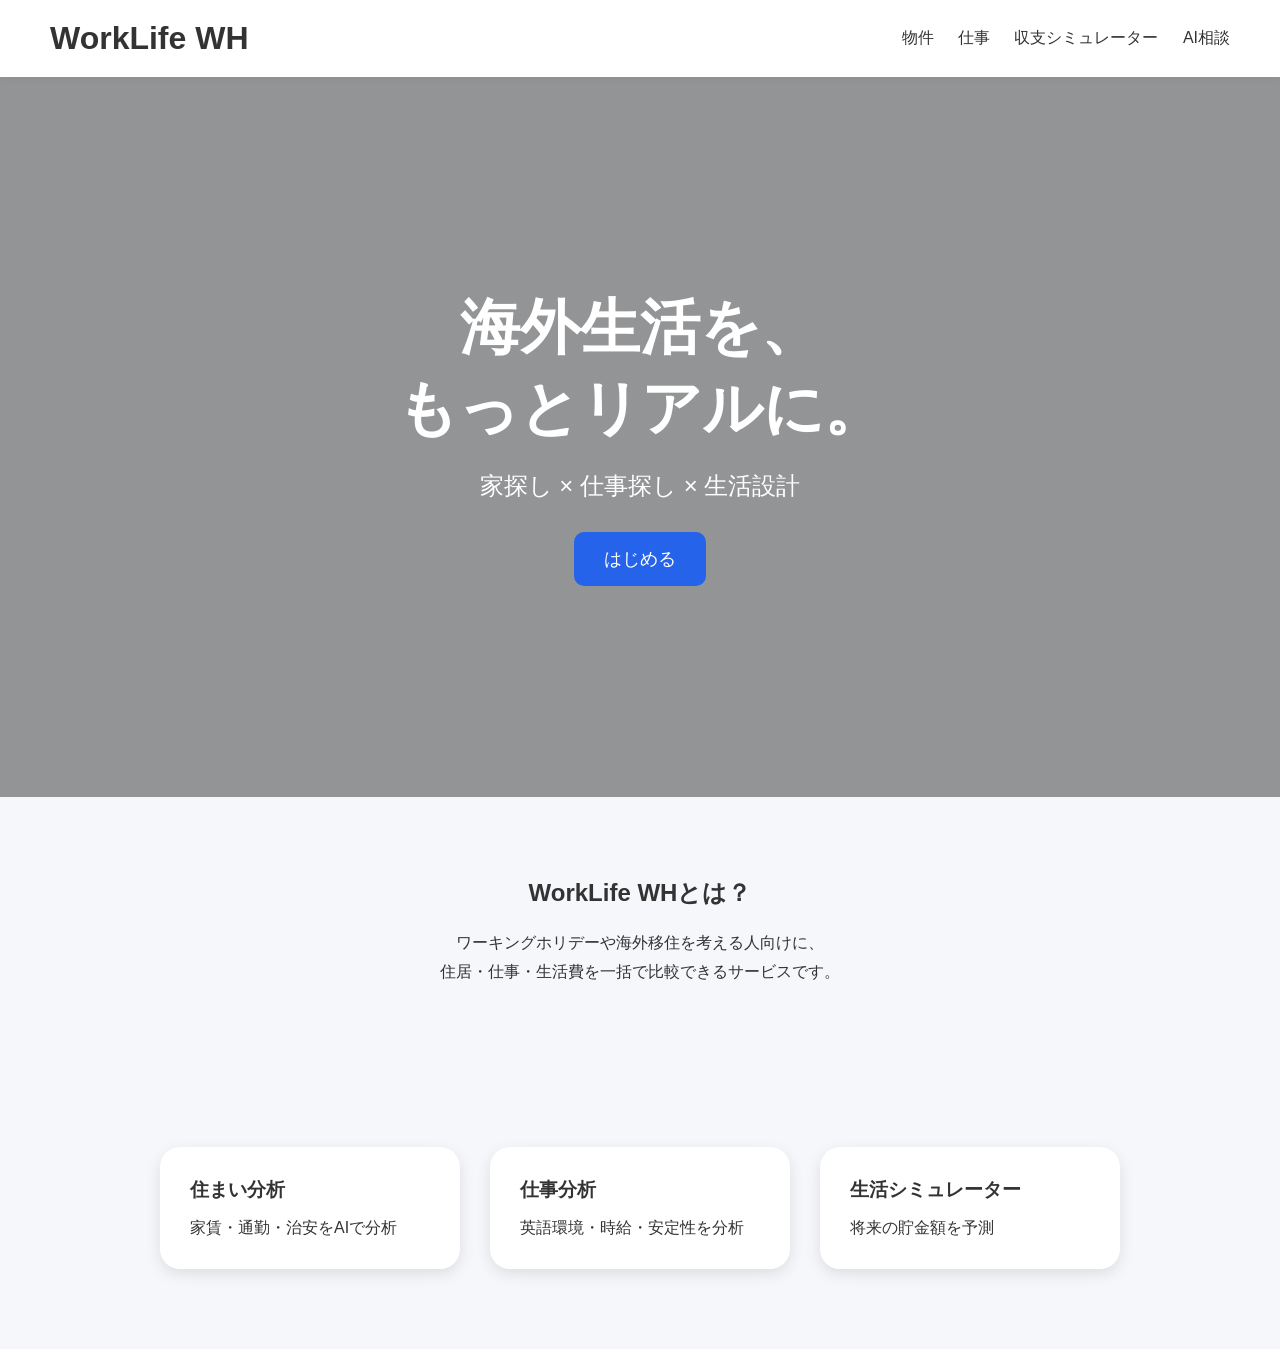
<file: index.html>
<!DOCTYPE html>
<html lang="ja">
  <head>
    <meta charset="UTF-8" />
    <meta name="viewport" content="width=device-width, initial-scale=1.0" />
    <title>WorkLife WH</title>

    <link rel="stylesheet" href="style.css" />
  </head>

  <body>
    <header class="header">
      <h1>WorkLife WH</h1>

      <nav>
        <a href="properties.html">物件</a>
        <a href="jobs.html">仕事</a>
        <a href="simulator.html">収支シミュレーター</a>
        <a href="advisor.html">AI相談</a>
      </nav>
    </header>

    <section class="hero">
      <div class="hero-content">
        <h2>
          海外生活を、
          <br />
          もっとリアルに。
        </h2>

        <p>家探し × 仕事探し × 生活設計</p>

        <button id="startBtn">はじめる</button>
      </div>
    </section>
    <section class="about">
      <h2>WorkLife WHとは？</h2>

      <p>
        ワーキングホリデーや海外移住を考える人向けに、<br />
        住居・仕事・生活費を一括で比較できるサービスです。
      </p>
    </section>
    <section class="features">
      <div class="card">
        <h3>住まい分析</h3>
        <p>家賃・通勤・治安をAIで分析</p>
      </div>

      <div class="card">
        <h3>仕事分析</h3>
        <p>英語環境・時給・安定性を分析</p>
      </div>

      <div class="card">
        <h3>生活シミュレーター</h3>
        <p>将来の貯金額を予測</p>
      </div>
    </section>

    <script src="app.js"></script>
  </body>
</html>
</file>
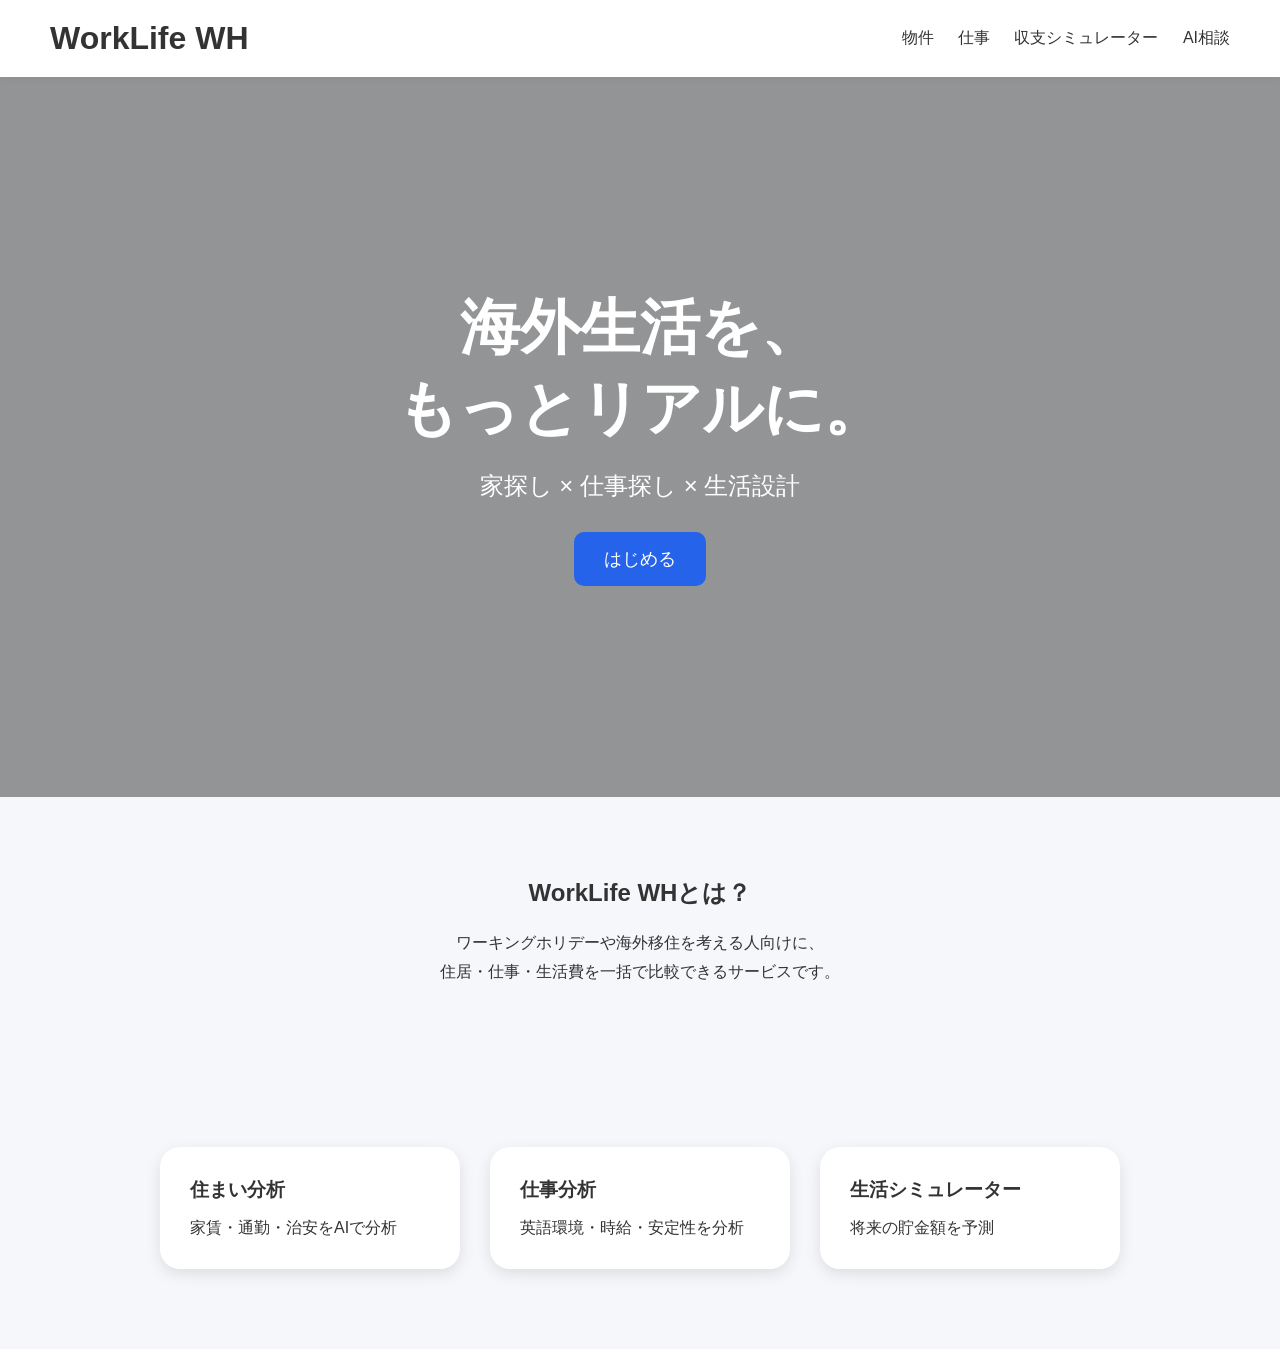
<file: worklife-wh/index.html>
<!DOCTYPE html>
<html lang="ja">
  <head>
    <meta charset="UTF-8" />
    <meta name="viewport" content="width=device-width, initial-scale=1.0" />
    <title>WorkLife WH</title>

    <link rel="stylesheet" href=css/style.css />
  </head>

  <body>
    <header class="header">
      <h1>WorkLife WH</h1>

      <nav>
        <a href="properties.html">物件</a>
        <a href="jobs.html">仕事</a>
        <a href="simulator.html">収支シミュレーター</a>
        <a href="advisor.html">AI相談</a>
      </nav>
    </header>

    <section class="hero">
      <div class="hero-content">
        <h2>
          海外生活を、
          <br />
          もっとリアルに。
        </h2>

        <p>家探し × 仕事探し × 生活設計</p>

        <button id="startBtn">はじめる</button>
      </div>
    </section>
    <section class="about">
      <h2>WorkLife WHとは？</h2>

      <p>
        ワーキングホリデーや海外移住を考える人向けに、<br />
        住居・仕事・生活費を一括で比較できるサービスです。
      </p>
    </section>
    <section class="features">
      <div class="card">
        <h3>住まい分析</h3>
        <p>家賃・通勤・治安をAIで分析</p>
      </div>

      <div class="card">
        <h3>仕事分析</h3>
        <p>英語環境・時給・安定性を分析</p>
      </div>

      <div class="card">
        <h3>生活シミュレーター</h3>
        <p>将来の貯金額を予測</p>
      </div>
    </section>

    <script src="js/app.js"></script>
  </body>
</html>
</file>
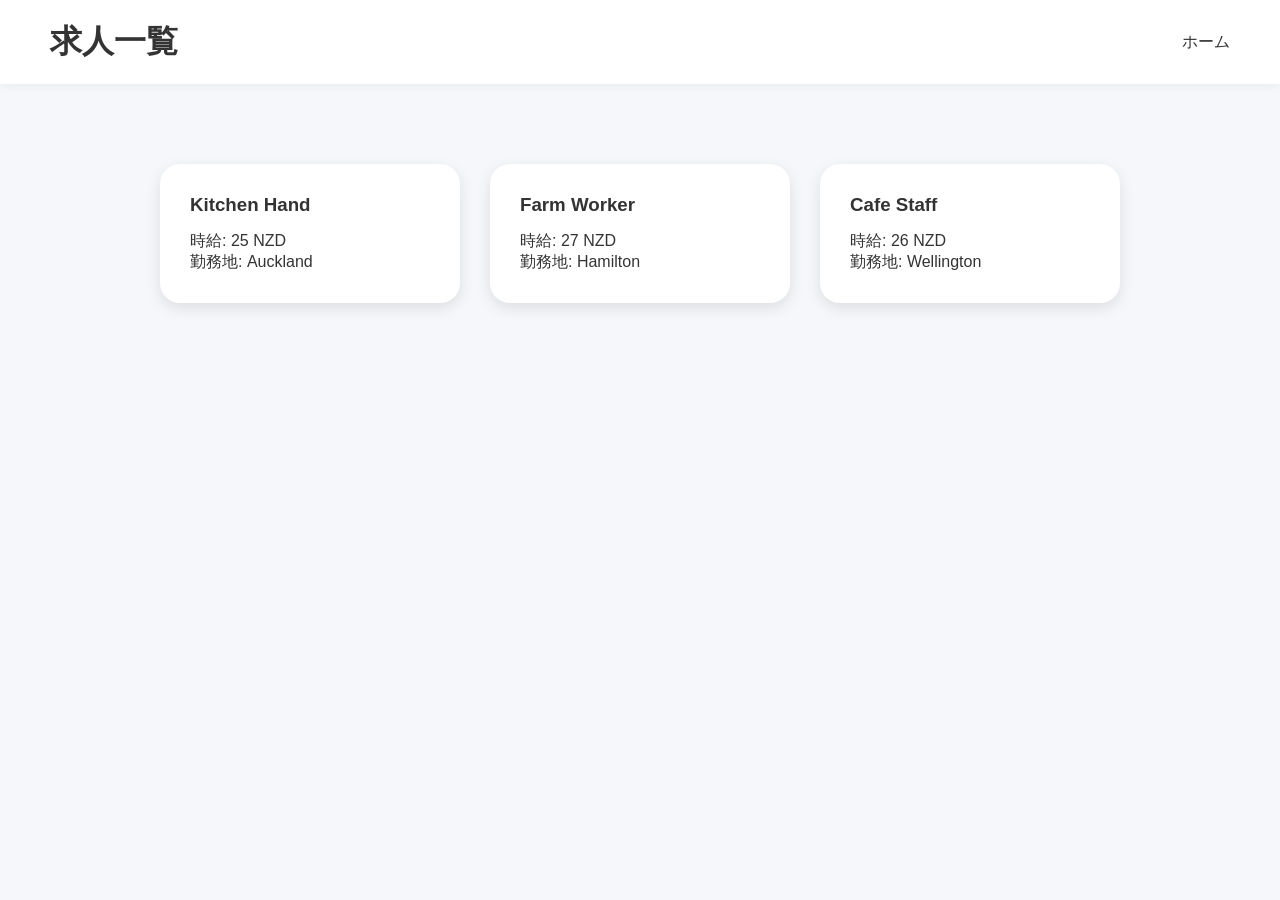
<file: jobs.html>
<!DOCTYPE html>
<html lang="ja">
  <head>
    <meta charset="UTF-8" />
    <meta name="viewport" content="width=device-width, initial-scale=1.0" />
    <title>求人一覧</title>
    <link rel="stylesheet" href="style.css" />
  </head>
  <body>
    <header class="header">
      <h1>求人一覧</h1>
      <nav>
        <a href="index.html">ホーム</a>
      </nav>
    </header>

    <section class="features">
      <div class="card">
        <h3>Kitchen Hand</h3>
        <p>時給: 25 NZD</p>
        <p>勤務地: Auckland</p>
      </div>

      <div class="card">
        <h3>Farm Worker</h3>
        <p>時給: 27 NZD</p>
        <p>勤務地: Hamilton</p>
      </div>

      <div class="card">
        <h3>Cafe Staff</h3>
        <p>時給: 26 NZD</p>
        <p>勤務地: Wellington</p>
      </div>
    </section>
  </body>
</html>
</file>
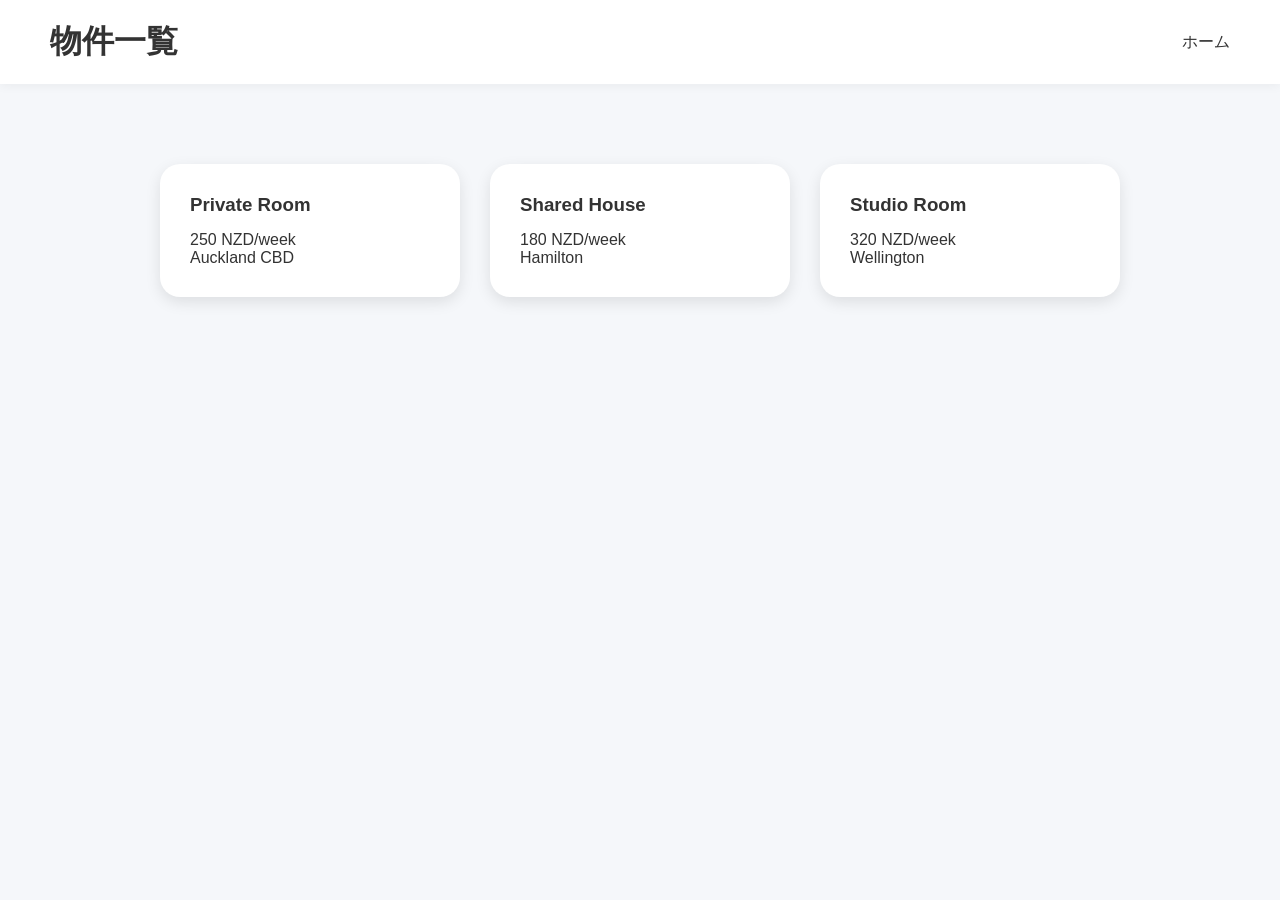
<file: properties.html>
<!DOCTYPE html>
<html lang="ja">
  <head>
    <meta charset="UTF-8" />
    <meta name="viewport" content="width=device-width, initial-scale=1.0" />
    <title>物件一覧</title>
    <link rel="stylesheet" href="style.css" />
  </head>
  <body>
    <header class="header">
      <h1>物件一覧</h1>
      <nav>
        <a href="index.html">ホーム</a>
      </nav>
    </header>

    <section class="features">
      <div class="card">
        <h3>Private Room</h3>
        <p>250 NZD/week</p>
        <p>Auckland CBD</p>
      </div>

      <div class="card">
        <h3>Shared House</h3>
        <p>180 NZD/week</p>
        <p>Hamilton</p>
      </div>

      <div class="card">
        <h3>Studio Room</h3>
        <p>320 NZD/week</p>
        <p>Wellington</p>
      </div>
    </section>
  </body>
</html>
</file>
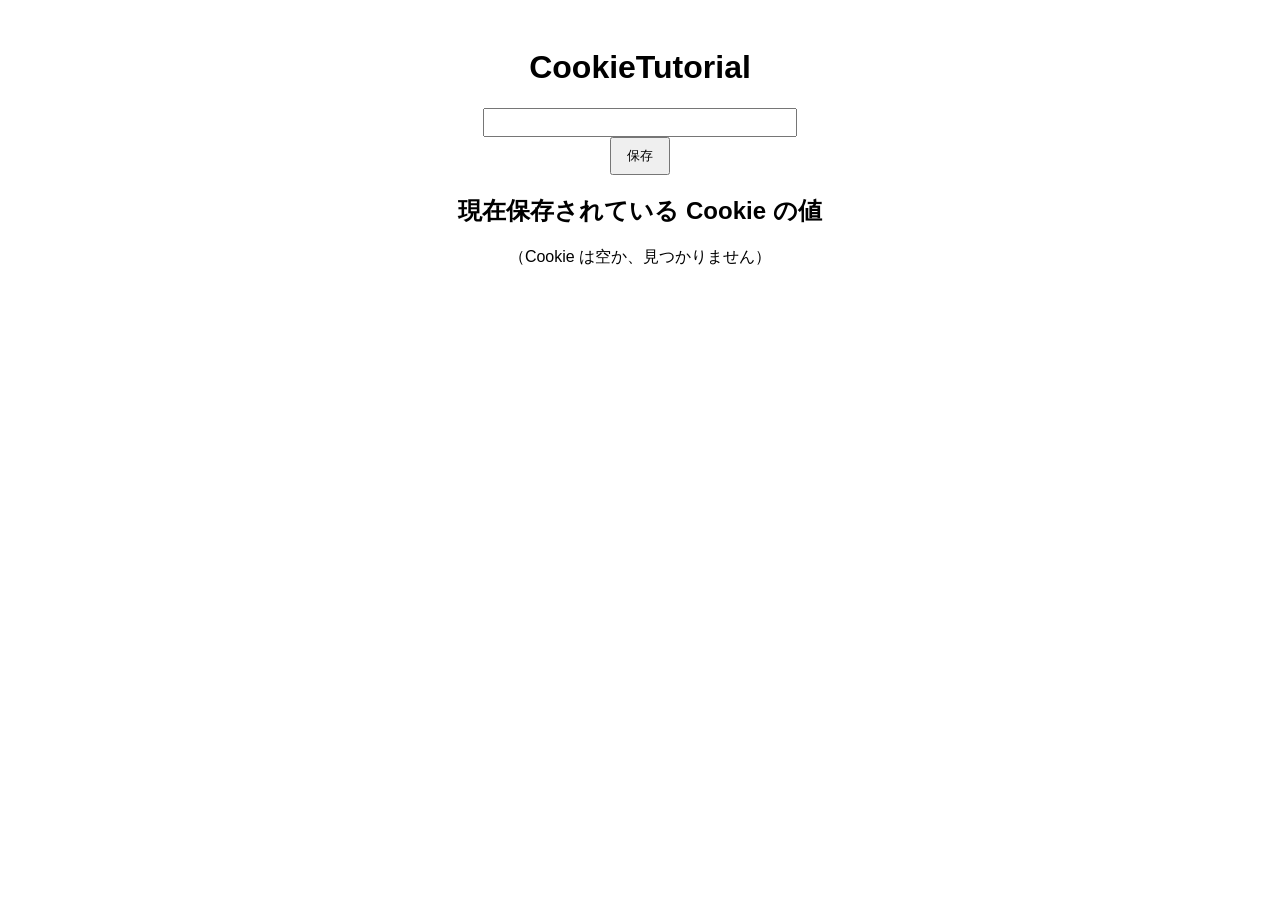
<file: sample.html>
<!DOCTYPE html>
<html lang="ja">
  <head>
    <meta charset="UTF-8" />
    <title>CookieTutorial</title>
    <style>
      body {
        font-family: sans-serif;
        padding: 20px;
        text-align: center;
      }
      input,
      button {
        margin-bottom: 10px;
        display: block;
      }
      input[type="text"] {
        width: 300px;
        padding: 5px;
        margin: 0 auto;
      }
      button {
        padding: 8px 15px;
        cursor: pointer;
        margin: 0 auto;
      }
    </style>
  </head>
  <body>
    <h1>CookieTutorial</h1>
    <form>
      <input type="text" id="cookieValue" required />
      <button id="saveButton" type="button">保存</button>
    </form>
    <h2>現在保存されている Cookie の値</h2>
    <div id="displayArea">（まだ何も保存されていません）</div>
    <script src="script.js"></script>
  </body>
</html>
</file>
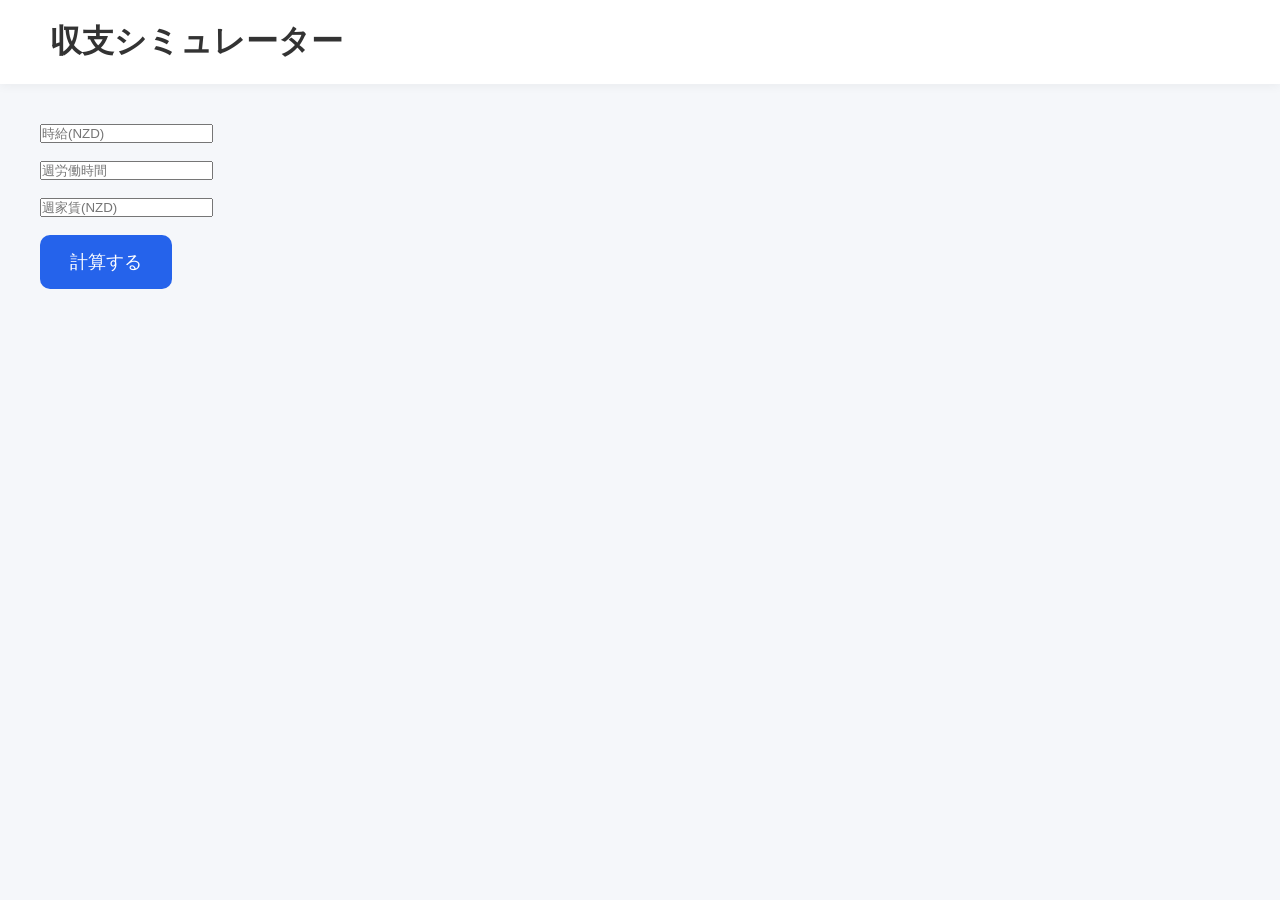
<file: simulator.html>
<!DOCTYPE html>
<html lang="ja">
  <head>
    <meta charset="UTF-8" />
    <meta name="viewport" content="width=device-width, initial-scale=1.0" />
    <title>収支シミュレーター</title>
    <link rel="stylesheet" href="style.css" />
  </head>
  <body>
    <header class="header">
      <h1>収支シミュレーター</h1>
    </header>

    <div style="padding: 40px">
      <input id="hourlyWage" type="number" placeholder="時給(NZD)" />
      <br /><br />

      <input id="hours" type="number" placeholder="週労働時間" />
      <br /><br />

      <input id="rent" type="number" placeholder="週家賃(NZD)" />
      <br /><br />

      <button onclick="calculate()">計算する</button>

      <h2 id="result"></h2>
    </div>

    <script src="app.js"></script>
  </body>
</html>
</file>
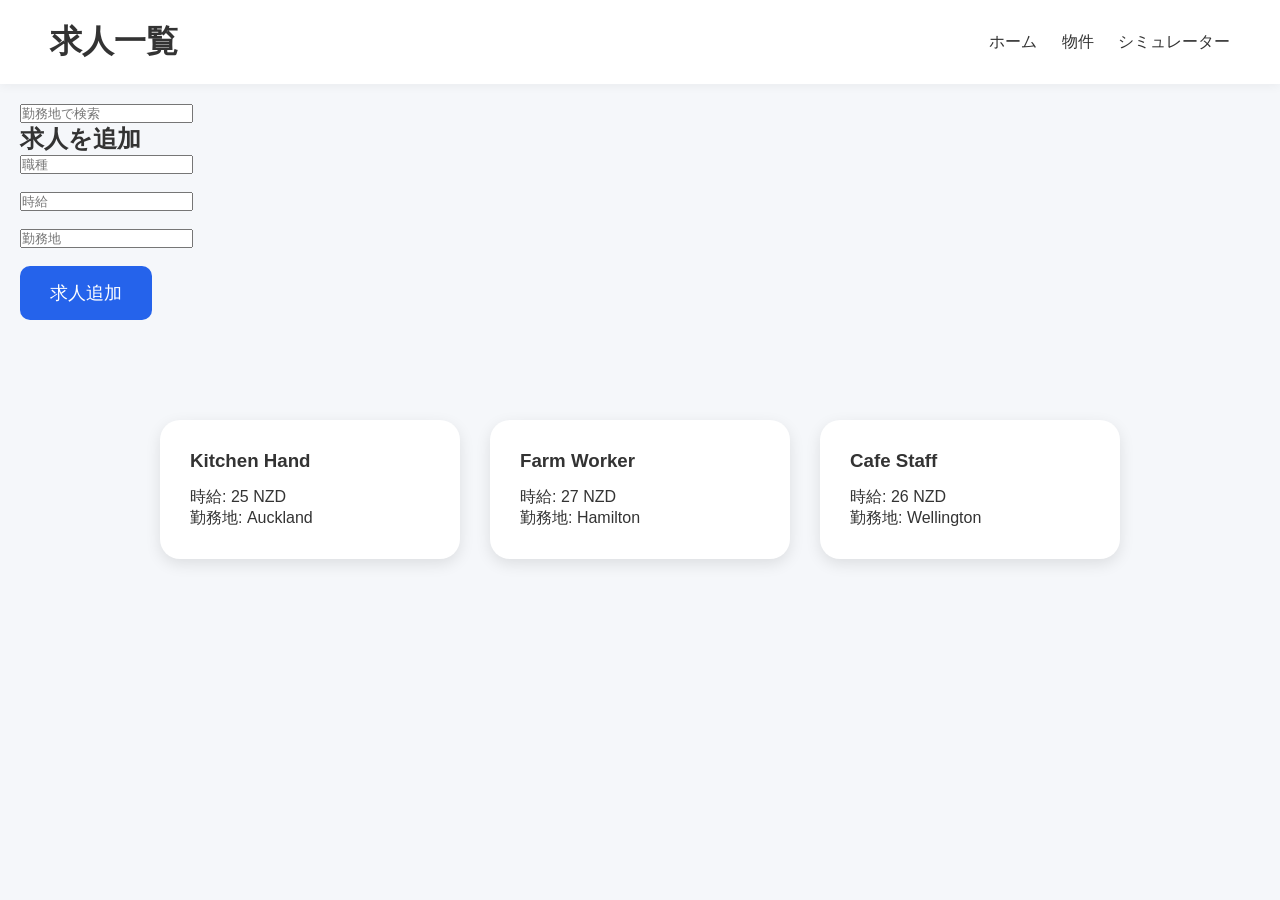
<file: worklife-wh/jobs.html>
<!DOCTYPE html>
<html lang="ja">
  <head>
    <meta charset="UTF-8" />
    <meta name="viewport" content="width=device-width, initial-scale=1.0" />
    <title>求人一覧</title>

    <link rel="stylesheet" href="css/style.css" />
  </head>

  <body>
    <header class="header">
      <h1>求人一覧</h1>

      <nav>
        <a href="index.html">ホーム</a>
        <a href="properties.html">物件</a>
        <a href="simulator.html">シミュレーター</a>
      </nav>
    </header>

    <div style="padding: 20px">
      <input type="text" id="searchInput" placeholder="勤務地で検索" />
      <h2>求人を追加</h2>

      <input type="text" id="jobTitle" placeholder="職種" />

      <br /><br />

      <input type="number" id="jobWage" placeholder="時給" />

      <br /><br />

      <input type="text" id="jobCity" placeholder="勤務地" />

      <br /><br />

      <button id="addJobBtn">求人追加</button>
    </div>

    <section id="job-list" class="features"></section>

    <script src="data/jobs-data.js"></script>
    <script src="js/jobs.js"></script>
  </body>
</html>
</file>
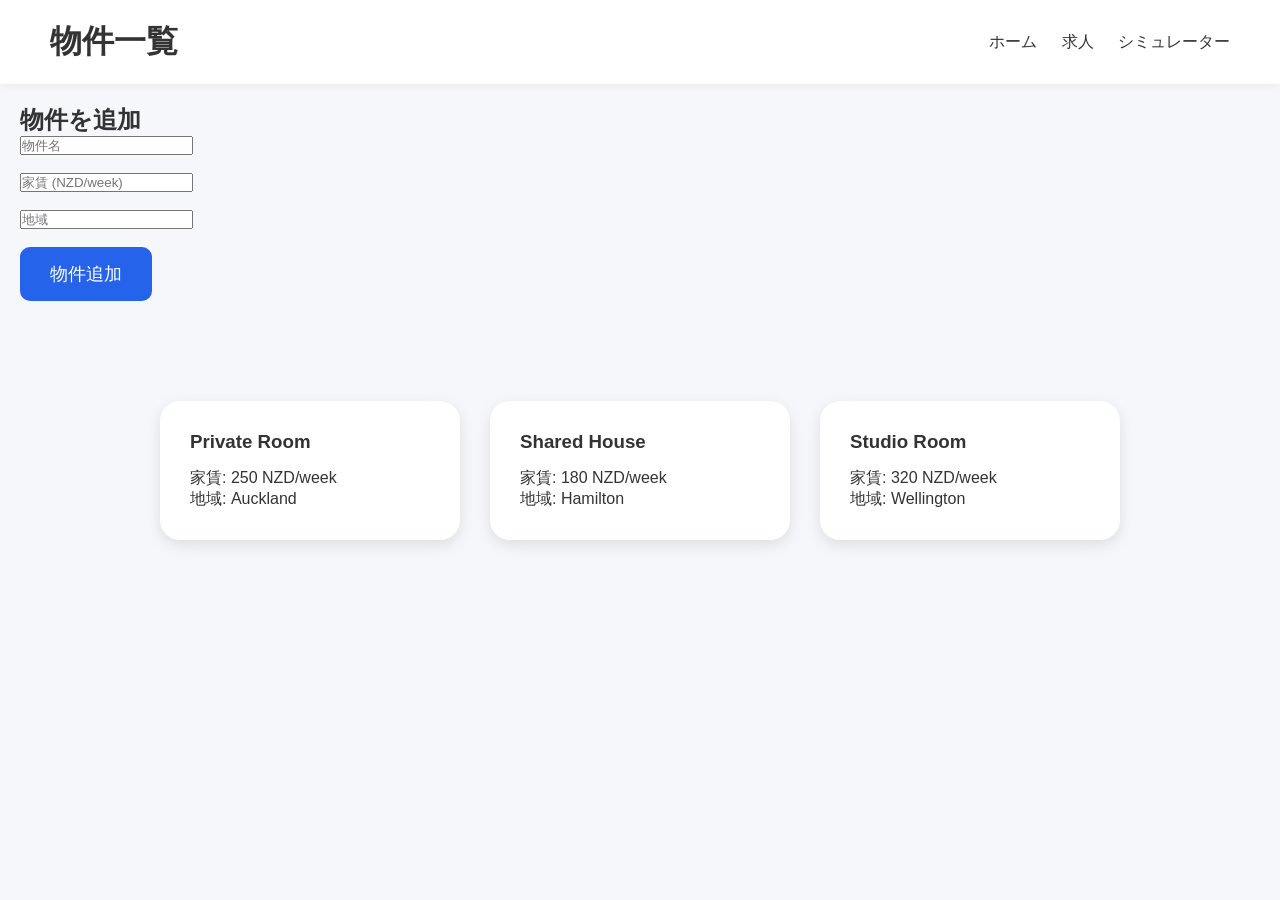
<file: worklife-wh/properties.html>
<!DOCTYPE html>
<html lang="ja">
  <head>
    <meta charset="UTF-8" />
    <meta name="viewport" content="width=device-width, initial-scale=1.0" />
    <title>物件一覧 | WorkLife WH</title>

    <link rel="stylesheet" href="css/style.css" />
  </head>

  <body>
    <header class="header">
      <h1>物件一覧</h1>

      <nav>
        <a href="index.html">ホーム</a>
        <a href="jobs.html">求人</a>
        <a href="simulator.html">シミュレーター</a>
      </nav>
    </header>

    <div style="padding: 20px">
      <h2>物件を追加</h2>

      <input type="text" id="propertyTitle" placeholder="物件名" />

      <br /><br />

      <input type="number" id="propertyRent" placeholder="家賃 (NZD/week)" />

      <br /><br />

      <input type="text" id="propertyCity" placeholder="地域" />

      <br /><br />

      <button id="addPropertyBtn">物件追加</button>
    </div>

    <section id="property-list" class="features"></section>

    <script src="js/properties.js"></script>
  </body>
</html>
</file>
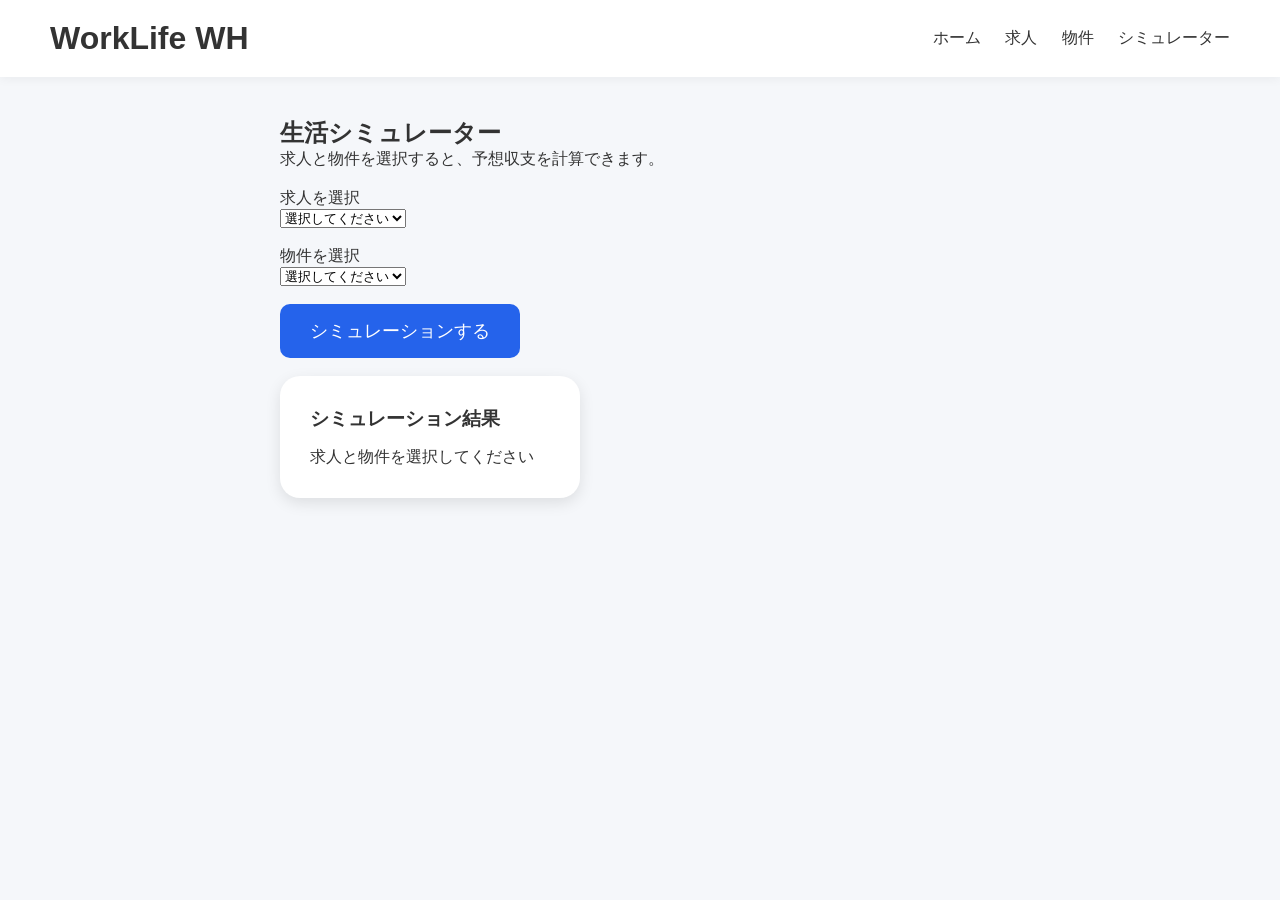
<file: worklife-wh/simulator.html>
<!DOCTYPE html>
<html lang="ja">
  <head>
    <meta charset="UTF-8" />
    <meta name="viewport" content="width=device-width, initial-scale=1.0" />
    <title>生活シミュレーター | WorkLife WH</title>

    <link rel="stylesheet" href="css/style.css" />
  </head>

  <body>
    <header class="header">
      <h1>WorkLife WH</h1>

      <nav>
        <a href="index.html">ホーム</a>
        <a href="jobs.html">求人</a>
        <a href="properties.html">物件</a>
        <a href="simulator.html">シミュレーター</a>
      </nav>
    </header>

    <main style="padding: 40px; max-width: 800px; margin: auto">
      <h2>生活シミュレーター</h2>

      <p>求人と物件を選択すると、予想収支を計算できます。</p>

      <br />

      <label for="jobSelect">求人を選択</label>
      <br />

      <select id="jobSelect">
        <option value="">選択してください</option>
      </select>

      <br /><br />

      <label for="propertySelect">物件を選択</label>
      <br />

      <select id="propertySelect">
        <option value="">選択してください</option>
      </select>

      <br /><br />

      <button onclick="calculateSimulation()">シミュレーションする</button>

      <br /><br />

      <div class="card">
        <h3>シミュレーション結果</h3>

        <div id="result">求人と物件を選択してください</div>
      </div>
    </main>

    <script src="data/jobs-data.js"></script>
    <script src="data/properties-data.js"></script>
    <script src="js/simulator.js"></script>
  </body>
</html>
</file>
<file: style.css>
* {
  margin: 0;
  padding: 0;
  box-sizing: border-box;
}

body {
  font-family: sans-serif;
  background: #f5f7fa;
  color: #333;
}

.header {
  display: flex;
  justify-content: space-between;
  align-items: center;

  padding: 20px 50px;

  background: white;
  box-shadow: 0 2px 10px rgba(0, 0, 0, 0.05);
}

.header nav a {
  margin-left: 20px;
  text-decoration: none;
  color: #333;
}

.hero {
  height: 80vh;

  display: flex;
  justify-content: center;
  align-items: center;

  background: linear-gradient(rgba(0, 0, 0, 0.4), rgba(0, 0, 0, 0.4)),
    url("https://images.unsplash.com/photo-1507525428034-b723cf961d3e");

  background-size: cover;
  background-position: center;

  color: white;
}

.hero-content {
  text-align: center;
}

.hero h2 {
  font-size: 60px;
  margin-bottom: 20px;
}

.hero p {
  font-size: 24px;
  margin-bottom: 30px;
}

button {
  padding: 15px 30px;
  border: none;
  border-radius: 10px;

  background: #2563eb;
  color: white;

  font-size: 18px;

  cursor: pointer;
}

.features {
  display: flex;
  justify-content: center;
  gap: 30px;

  padding: 80px 50px;
}

.card {
  width: 300px;
  background: white;

  padding: 30px;

  border-radius: 20px;

  box-shadow: 0 5px 15px rgba(0, 0, 0, 0.1);
}

.card h3 {
  margin-bottom: 15px;
}
.about {
  text-align: center;
  padding: 80px 20px;
}

.about h2 {
  margin-bottom: 20px;
}

.about p {
  max-width: 700px;
  margin: 0 auto;
  line-height: 1.8;
}
@media (max-width: 768px) {
  .header {
    flex-direction: column;
    gap: 15px;
    padding: 20px;
  }

  .header nav {
    display: flex;
    flex-wrap: wrap;
    justify-content: center;
  }

  .hero h2 {
    font-size: 36px;
  }

  .hero p {
    font-size: 18px;
  }

  .features {
    flex-direction: column;
    align-items: center;
  }

  .card {
    width: 90%;
  }
}
.card {
  transition: 0.3s;
}

.card:hover {
  transform: translateY(-5px);
}
</file>
<file: worklife-wh/css/style.css>
* {
  margin: 0;
  padding: 0;
  box-sizing: border-box;
}

body {
  font-family: sans-serif;
  background: #f5f7fa;
  color: #333;
}

.header {
  display: flex;
  justify-content: space-between;
  align-items: center;

  padding: 20px 50px;

  background: white;
  box-shadow: 0 2px 10px rgba(0, 0, 0, 0.05);
}

.header nav a {
  margin-left: 20px;
  text-decoration: none;
  color: #333;
}

.hero {
  height: 80vh;

  display: flex;
  justify-content: center;
  align-items: center;

  background: linear-gradient(rgba(0, 0, 0, 0.4), rgba(0, 0, 0, 0.4)),
    url("https://images.unsplash.com/photo-1507525428034-b723cf961d3e");

  background-size: cover;
  background-position: center;

  color: white;
}

.hero-content {
  text-align: center;
}

.hero h2 {
  font-size: 60px;
  margin-bottom: 20px;
}

.hero p {
  font-size: 24px;
  margin-bottom: 30px;
}

button {
  padding: 15px 30px;
  border: none;
  border-radius: 10px;

  background: #2563eb;
  color: white;

  font-size: 18px;

  cursor: pointer;
}

.features {
  display: flex;
  justify-content: center;
  gap: 30px;

  padding: 80px 50px;
}

.card {
  width: 300px;
  background: white;

  padding: 30px;

  border-radius: 20px;

  box-shadow: 0 5px 15px rgba(0, 0, 0, 0.1);
}

.card h3 {
  margin-bottom: 15px;
}
.about {
  text-align: center;
  padding: 80px 20px;
}

.about h2 {
  margin-bottom: 20px;
}

.about p {
  max-width: 700px;
  margin: 0 auto;
  line-height: 1.8;
}
@media (max-width: 768px) {
  .header {
    flex-direction: column;
    gap: 15px;
    padding: 20px;
  }

  .header nav {
    display: flex;
    flex-wrap: wrap;
    justify-content: center;
  }

  .hero h2 {
    font-size: 36px;
  }

  .hero p {
    font-size: 18px;
  }

  .features {
    flex-direction: column;
    align-items: center;
  }

  .card {
    width: 90%;
  }
}
.card {
  transition: 0.3s;
}

.card:hover {
  transform: translateY(-5px);
}
</file>
